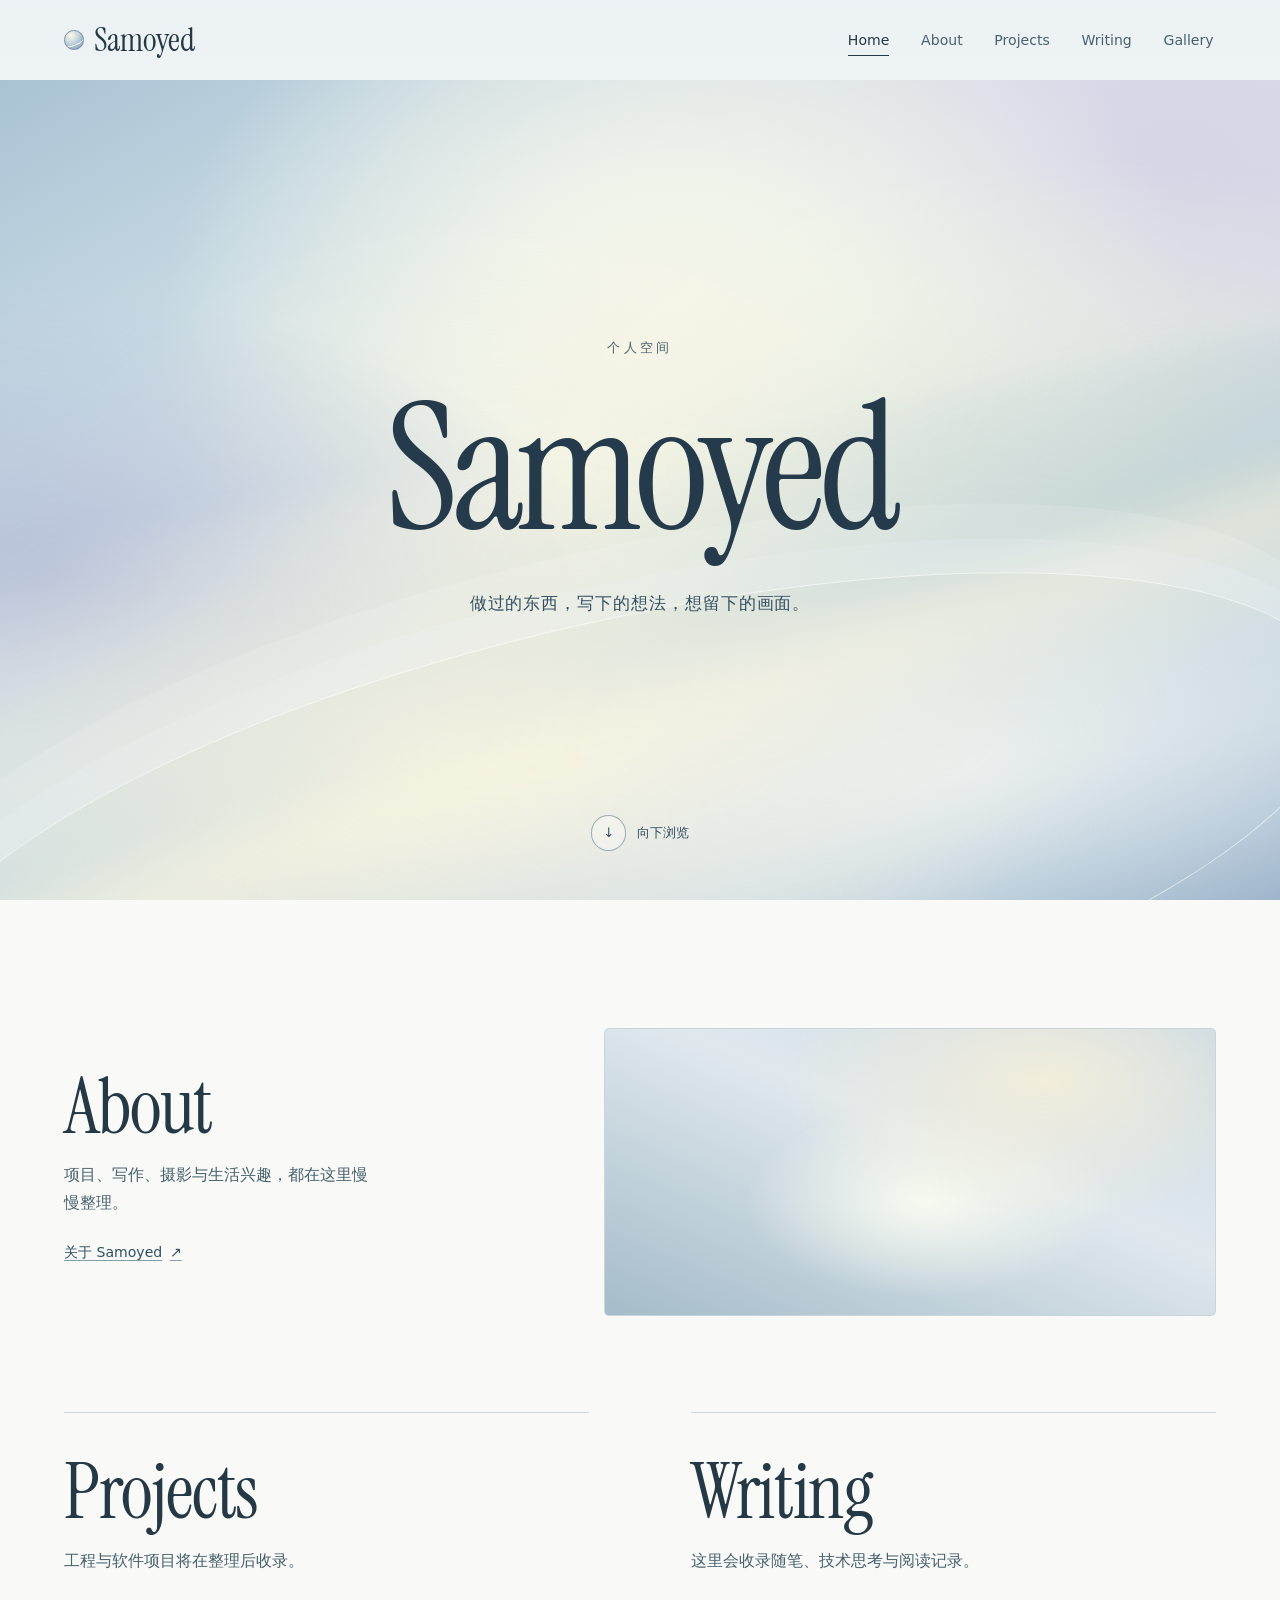
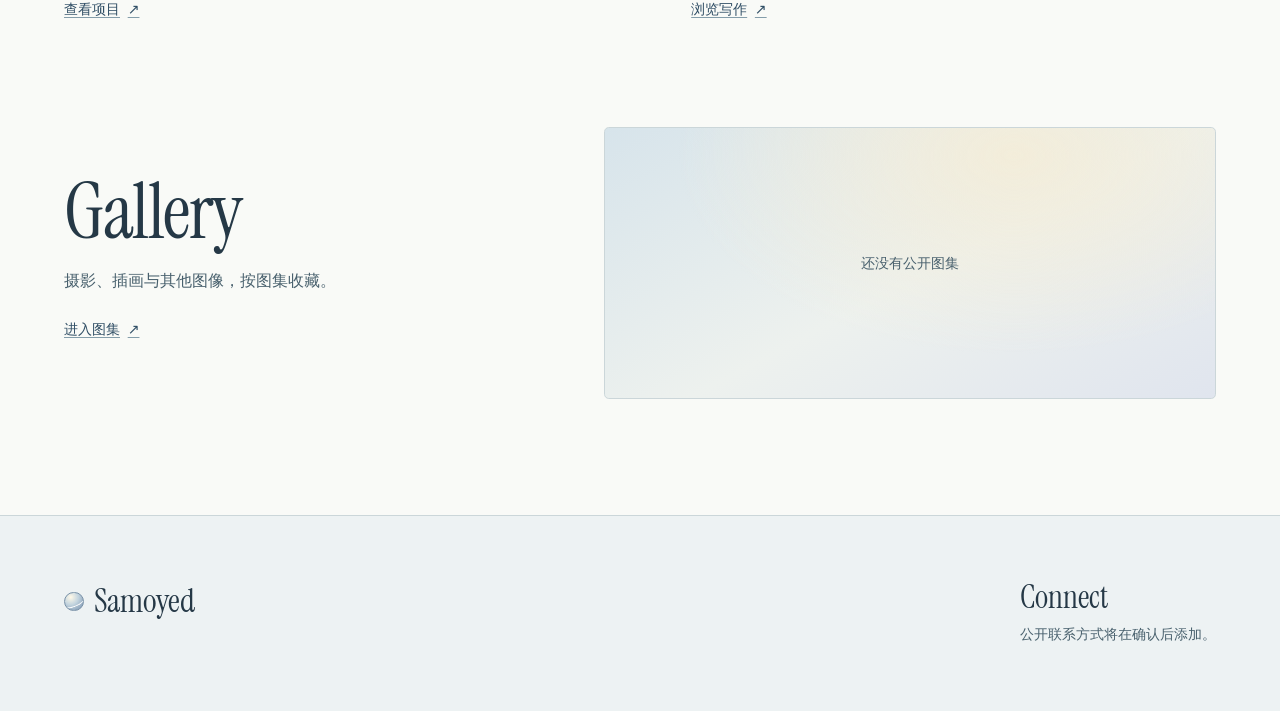
<file: index.html>
<!DOCTYPE html><html lang="zh-CN"> <head><meta charset="utf-8"><meta name="viewport" content="width=device-width, initial-scale=1"><meta name="description" content="Samoyed 的个人空间，收录项目、写作与图集。"><meta name="theme-color" content="#edf2f5"><link rel="icon" href="/icon.svg" type="image/svg+xml"><title>Samoyed — 个人空间</title><meta name="astro-view-transitions-enabled" content="true"><meta name="astro-view-transitions-fallback" content="animate"><script type="module" src="/_astro/ClientRouter.astro_astro_type_script_index_0_lang.BNzrhtr9.js"></script><link rel="stylesheet" href="/_astro/Site.m6v0dtFe.css"></head> <body> <a class="skip-link" href="#main">跳到正文</a> <header class="site-header wrap"> <a class="brand" href="/"> <span class="brand-mark" aria-hidden="true"></span><span lang="en">Samoyed</span> </a> <nav class="navigation" aria-label="主导航" lang="en"> <a href="/" aria-current="page">Home</a><a href="/about/">About</a><a href="/projects/">Projects</a><a href="/writing/">Writing</a><a href="/gallery/">Gallery</a> </nav> </header> <main id="main" tabindex="-1">  <section class="hero" aria-labelledby="hero-title"> <div class="hero-sky" aria-hidden="true"> <div class="hero-cloud"></div> <div class="hero-horizon"></div> <div class="hero-rings"></div> </div> <div class="wrap hero-content"> <p class="hero-note">个人空间</p> <h1 id="hero-title" lang="en">Samoyed</h1> <p class="hero-description">做过的东西，写下的想法，想留下的画面。</p> </div> <div class="wrap hero-bottom"> <a href="#about-preview" class="hero-scroll" aria-label="向下浏览"> <span aria-hidden="true">↓</span> 向下浏览
</a> </div> </section> <section id="about-preview" class="wrap home-about" data-reveal> <div class="section-copy"> <h2 lang="en">About</h2> <p>项目、写作、摄影与生活兴趣，都在这里慢慢整理。</p> <a class="text-link" href="/about/">关于 Samoyed <span aria-hidden="true">↗</span></a> </div> <div class="quiet-art" aria-hidden="true"></div> </section> <div class="wrap home-middle"> <section class="home-entry" data-reveal> <h2 lang="en">Projects</h2> <p>工程与软件项目将在整理后收录。</p> <a class="text-link" href="/projects/">查看项目 <span aria-hidden="true">↗</span></a> </section> <section class="home-entry" data-reveal> <h2 lang="en">Writing</h2> <p>这里会收录随笔、技术思考与阅读记录。</p> <a class="text-link" href="/writing/">浏览写作 <span aria-hidden="true">↗</span></a> </section> </div> <section class="wrap home-gallery" data-reveal> <div class="section-copy"> <h2 lang="en">Gallery</h2> <p>摄影、插画与其他图像，按图集收藏。</p> <a class="text-link" href="/gallery/">进入图集 <span aria-hidden="true">↗</span></a> </div> <div class="gallery-empty-art"> <span>还没有公开图集</span> </div> </section>  </main> <footer class="site-footer"> <div class="wrap footer-row"> <a class="brand" href="/"><span class="brand-mark" aria-hidden="true"></span><span lang="en">Samoyed</span></a> <div> <h2 lang="en">Connect</h2> <p>公开联系方式将在确认后添加。</p> </div> </div> </footer> <script type="module">let n=location.pathname,r;document.addEventListener("astro:page-load",()=>{n!==location.pathname&&!location.hash&&document.querySelector("main")?.focus({preventScroll:!0}),n=location.pathname,r?.disconnect(),!(matchMedia("(prefers-reduced-motion: reduce)").matches||!("IntersectionObserver"in window))&&(r=new IntersectionObserver((e,o)=>{for(const t of e)t.isIntersecting&&(t.target.classList.add("arriving"),o.unobserve(t.target))},{threshold:.12}),document.querySelectorAll("[data-reveal]").forEach(e=>r?.observe(e)))});</script></body></html>
</file>
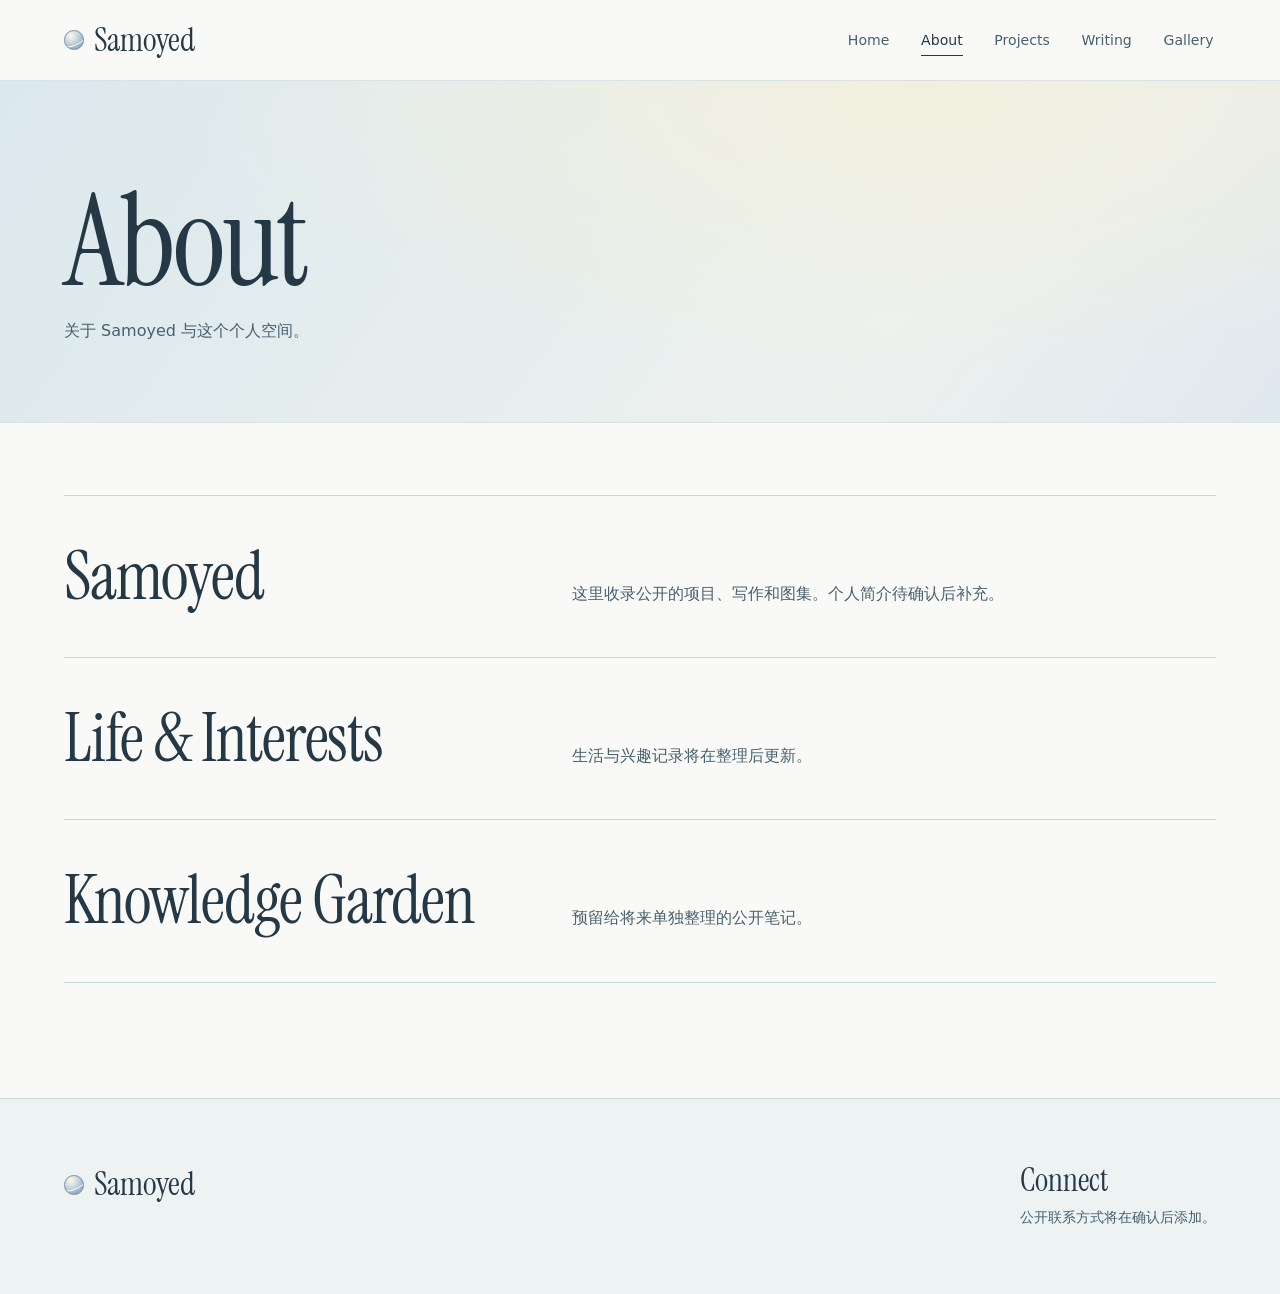
<file: about/index.html>
<!DOCTYPE html><html lang="zh-CN"> <head><meta charset="utf-8"><meta name="viewport" content="width=device-width, initial-scale=1"><meta name="description" content="关于 Samoyed 与这个个人空间。"><meta name="theme-color" content="#edf2f5"><link rel="icon" href="/icon.svg" type="image/svg+xml"><title>About · Samoyed</title><meta name="astro-view-transitions-enabled" content="true"><meta name="astro-view-transitions-fallback" content="animate"><script type="module" src="/_astro/ClientRouter.astro_astro_type_script_index_0_lang.BNzrhtr9.js"></script><link rel="stylesheet" href="/_astro/Site.m6v0dtFe.css"></head> <body> <a class="skip-link" href="#main">跳到正文</a> <header class="site-header wrap"> <a class="brand" href="/"> <span class="brand-mark" aria-hidden="true"></span><span lang="en">Samoyed</span> </a> <nav class="navigation" aria-label="主导航" lang="en"> <a href="/">Home</a><a href="/about/" aria-current="page">About</a><a href="/projects/">Projects</a><a href="/writing/">Writing</a><a href="/gallery/">Gallery</a> </nav> </header> <main id="main" tabindex="-1">  <header class="page-intro"> <div class="wrap">  <h1 lang="en">About</h1> <p>关于 Samoyed 与这个个人空间。</p>  </div> </header> <div class="wrap about-sections"> <section class="content-band" data-reveal> <h2 lang="en">Samoyed</h2> <div><p>这里收录公开的项目、写作和图集。个人简介待确认后补充。</p></div> </section> <section class="content-band" data-reveal> <h2 lang="en">Life &amp; Interests</h2> <div><p>生活与兴趣记录将在整理后更新。</p></div> </section> <section class="content-band" data-reveal> <h2 lang="en">Knowledge Garden</h2> <div><p>预留给将来单独整理的公开笔记。</p></div> </section> </div>  </main> <footer class="site-footer"> <div class="wrap footer-row"> <a class="brand" href="/"><span class="brand-mark" aria-hidden="true"></span><span lang="en">Samoyed</span></a> <div> <h2 lang="en">Connect</h2> <p>公开联系方式将在确认后添加。</p> </div> </div> </footer> <script type="module">let n=location.pathname,r;document.addEventListener("astro:page-load",()=>{n!==location.pathname&&!location.hash&&document.querySelector("main")?.focus({preventScroll:!0}),n=location.pathname,r?.disconnect(),!(matchMedia("(prefers-reduced-motion: reduce)").matches||!("IntersectionObserver"in window))&&(r=new IntersectionObserver((e,o)=>{for(const t of e)t.isIntersecting&&(t.target.classList.add("arriving"),o.unobserve(t.target))},{threshold:.12}),document.querySelectorAll("[data-reveal]").forEach(e=>r?.observe(e)))});</script></body></html>
</file>
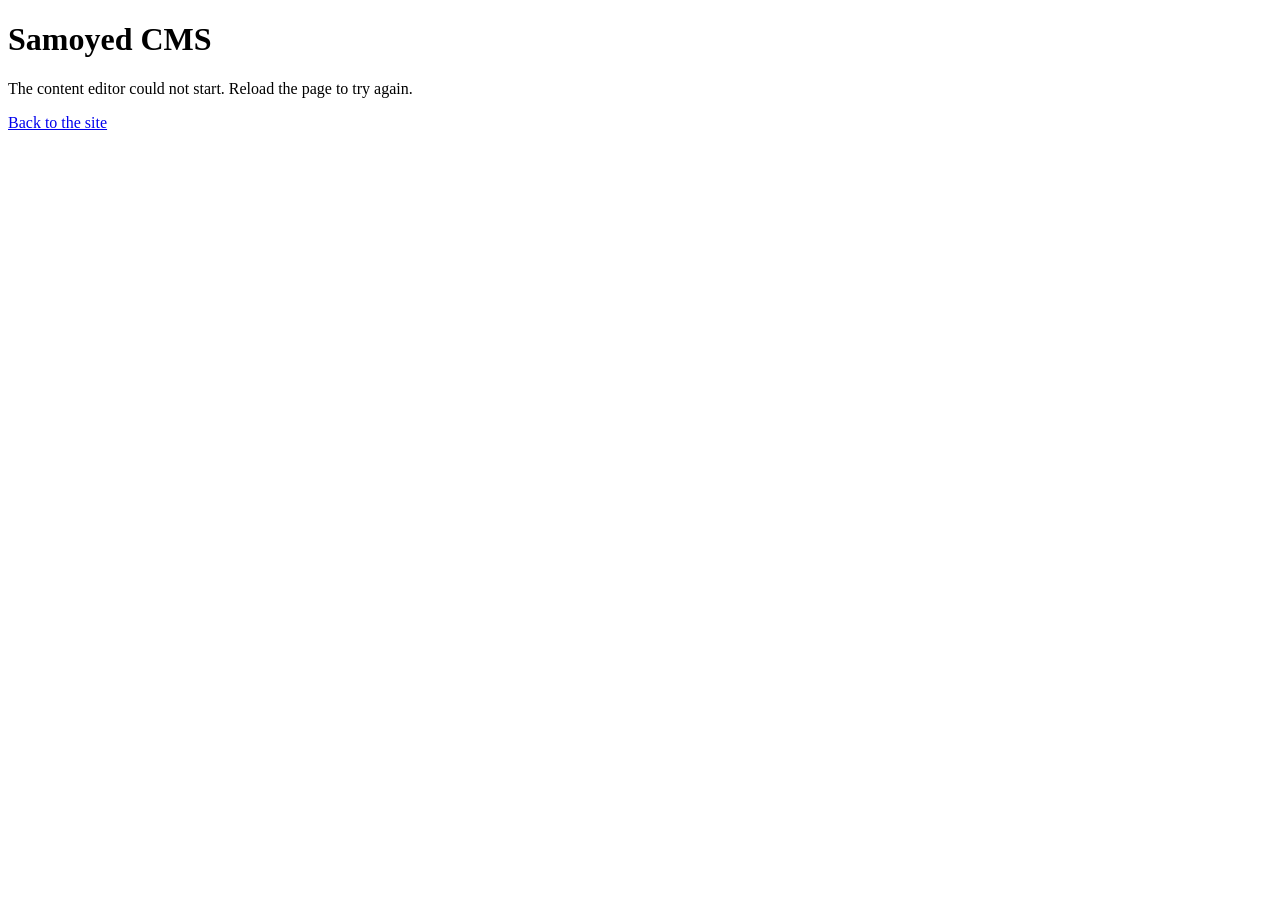
<file: admin/index.html>
<!doctype html>
<html lang="en">
  <head>
    <meta charset="utf-8">
    <meta name="viewport" content="width=device-width, initial-scale=1">
    <meta name="robots" content="noindex, nofollow">
    <meta name="referrer" content="no-referrer">
    <meta http-equiv="Content-Security-Policy" content="script-src 'self'; worker-src 'self' blob:; object-src 'none'; base-uri 'none'">
    <title>Samoyed · CMS</title>
    <script type="module" crossorigin src="./assets/index-8D8xS4ro.js"></script>
    <link rel="modulepreload" crossorigin href="./assets/preload-helper-PPVm8Dsz.js">
  </head>
  <body>
    <main id="cms-setup">
      <h1>Samoyed CMS</h1>
      <p id="cms-status" role="status">Loading the content editor…</p>
      <p><a href="../">Back to the site</a></p>
    </main>
    <noscript>Enable JavaScript to open the content editor.</noscript>
  </body>
</html>
</file>
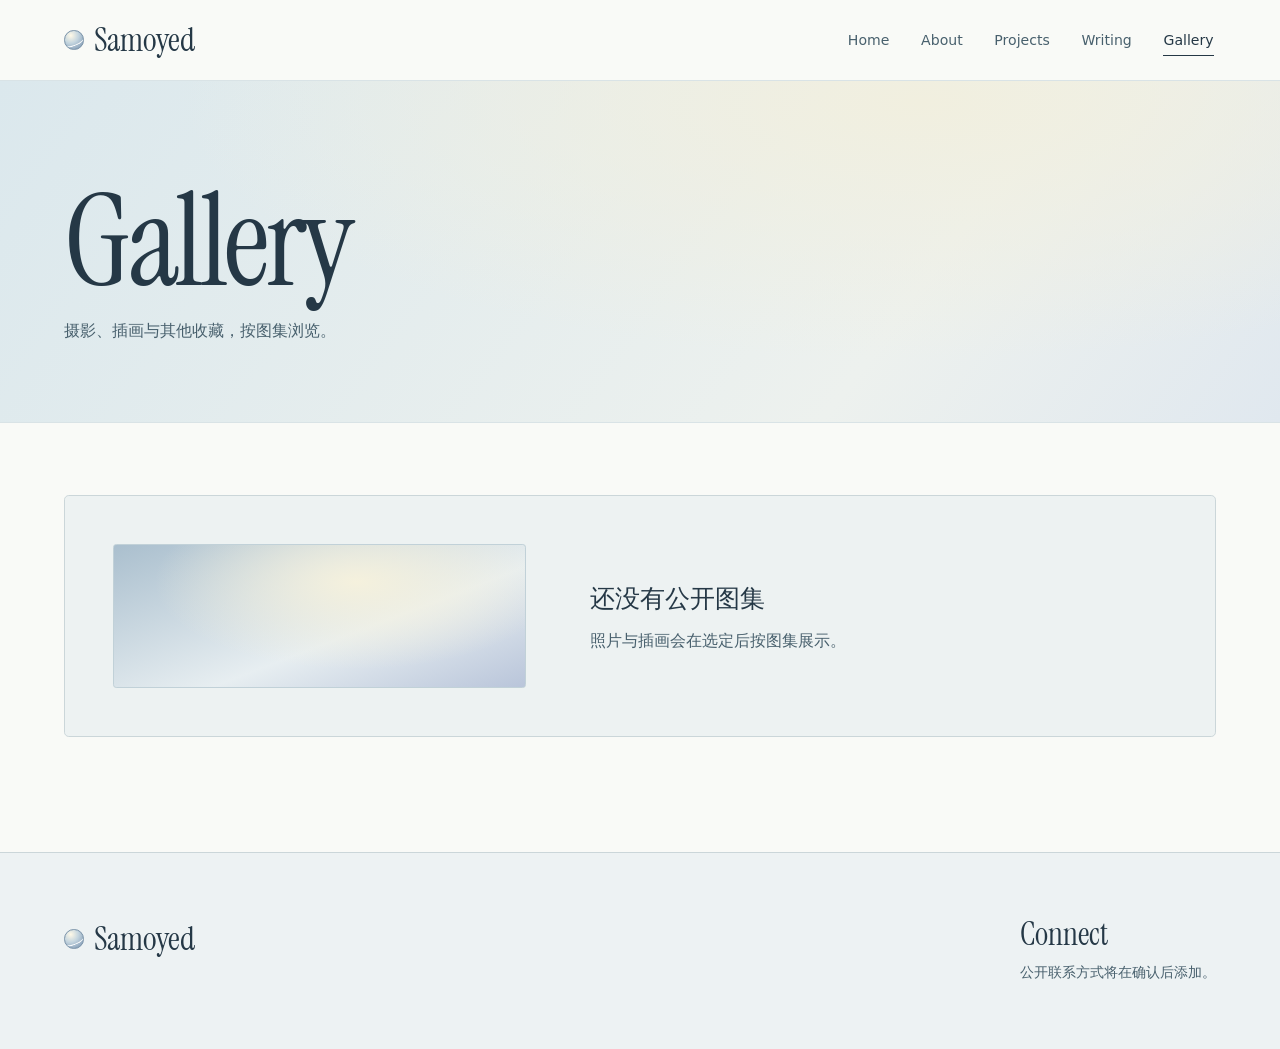
<file: gallery/index.html>
<!DOCTYPE html><html lang="zh-CN"> <head><meta charset="utf-8"><meta name="viewport" content="width=device-width, initial-scale=1"><meta name="description" content="摄影、插画与其他收藏图集。"><meta name="theme-color" content="#edf2f5"><link rel="icon" href="/icon.svg" type="image/svg+xml"><title>Gallery · Samoyed</title><meta name="astro-view-transitions-enabled" content="true"><meta name="astro-view-transitions-fallback" content="animate"><script type="module" src="/_astro/ClientRouter.astro_astro_type_script_index_0_lang.BNzrhtr9.js"></script><link rel="stylesheet" href="/_astro/Site.m6v0dtFe.css"></head> <body> <a class="skip-link" href="#main">跳到正文</a> <header class="site-header wrap"> <a class="brand" href="/"> <span class="brand-mark" aria-hidden="true"></span><span lang="en">Samoyed</span> </a> <nav class="navigation" aria-label="主导航" lang="en"> <a href="/">Home</a><a href="/about/">About</a><a href="/projects/">Projects</a><a href="/writing/">Writing</a><a href="/gallery/" aria-current="page">Gallery</a> </nav> </header> <main id="main" tabindex="-1">  <header class="page-intro"> <div class="wrap">  <h1 lang="en">Gallery</h1> <p>摄影、插画与其他收藏，按图集浏览。</p>  </div> </header> <div class="wrap collection-body"> <div class="empty-state empty-gallery" data-reveal> <div class="empty-gallery-art" aria-hidden="true"></div> <div> <h2>还没有公开图集</h2> <p>照片与插画会在选定后按图集展示。</p> </div> </div> </div>  </main> <footer class="site-footer"> <div class="wrap footer-row"> <a class="brand" href="/"><span class="brand-mark" aria-hidden="true"></span><span lang="en">Samoyed</span></a> <div> <h2 lang="en">Connect</h2> <p>公开联系方式将在确认后添加。</p> </div> </div> </footer> <script type="module">let n=location.pathname,r;document.addEventListener("astro:page-load",()=>{n!==location.pathname&&!location.hash&&document.querySelector("main")?.focus({preventScroll:!0}),n=location.pathname,r?.disconnect(),!(matchMedia("(prefers-reduced-motion: reduce)").matches||!("IntersectionObserver"in window))&&(r=new IntersectionObserver((e,o)=>{for(const t of e)t.isIntersecting&&(t.target.classList.add("arriving"),o.unobserve(t.target))},{threshold:.12}),document.querySelectorAll("[data-reveal]").forEach(e=>r?.observe(e)))});</script></body></html>
</file>
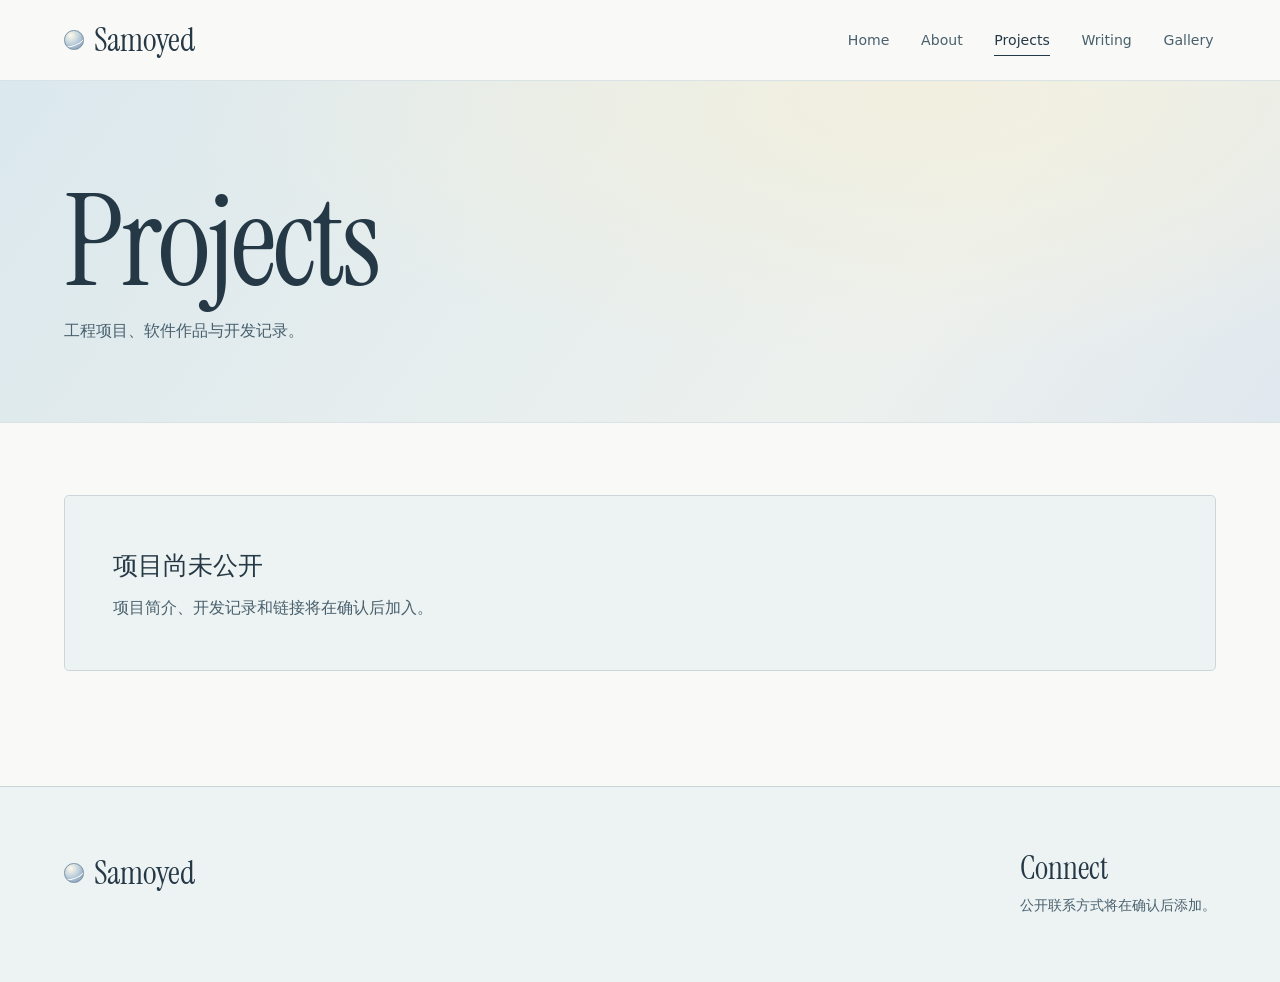
<file: projects/index.html>
<!DOCTYPE html><html lang="zh-CN"> <head><meta charset="utf-8"><meta name="viewport" content="width=device-width, initial-scale=1"><meta name="description" content="公开的工程项目与软件作品。"><meta name="theme-color" content="#edf2f5"><link rel="icon" href="/icon.svg" type="image/svg+xml"><title>Projects · Samoyed</title><meta name="astro-view-transitions-enabled" content="true"><meta name="astro-view-transitions-fallback" content="animate"><script type="module" src="/_astro/ClientRouter.astro_astro_type_script_index_0_lang.BNzrhtr9.js"></script><link rel="stylesheet" href="/_astro/Site.m6v0dtFe.css"></head> <body> <a class="skip-link" href="#main">跳到正文</a> <header class="site-header wrap"> <a class="brand" href="/"> <span class="brand-mark" aria-hidden="true"></span><span lang="en">Samoyed</span> </a> <nav class="navigation" aria-label="主导航" lang="en"> <a href="/">Home</a><a href="/about/">About</a><a href="/projects/" aria-current="page">Projects</a><a href="/writing/">Writing</a><a href="/gallery/">Gallery</a> </nav> </header> <main id="main" tabindex="-1">  <header class="page-intro"> <div class="wrap">  <h1 lang="en">Projects</h1> <p>工程项目、软件作品与开发记录。</p>  </div> </header> <div class="wrap collection-body"> <div class="empty-state" data-reveal> <h2>项目尚未公开</h2> <p>项目简介、开发记录和链接将在确认后加入。</p> </div> </div>  </main> <footer class="site-footer"> <div class="wrap footer-row"> <a class="brand" href="/"><span class="brand-mark" aria-hidden="true"></span><span lang="en">Samoyed</span></a> <div> <h2 lang="en">Connect</h2> <p>公开联系方式将在确认后添加。</p> </div> </div> </footer> <script type="module">let n=location.pathname,r;document.addEventListener("astro:page-load",()=>{n!==location.pathname&&!location.hash&&document.querySelector("main")?.focus({preventScroll:!0}),n=location.pathname,r?.disconnect(),!(matchMedia("(prefers-reduced-motion: reduce)").matches||!("IntersectionObserver"in window))&&(r=new IntersectionObserver((e,o)=>{for(const t of e)t.isIntersecting&&(t.target.classList.add("arriving"),o.unobserve(t.target))},{threshold:.12}),document.querySelectorAll("[data-reveal]").forEach(e=>r?.observe(e)))});</script></body></html>
</file>
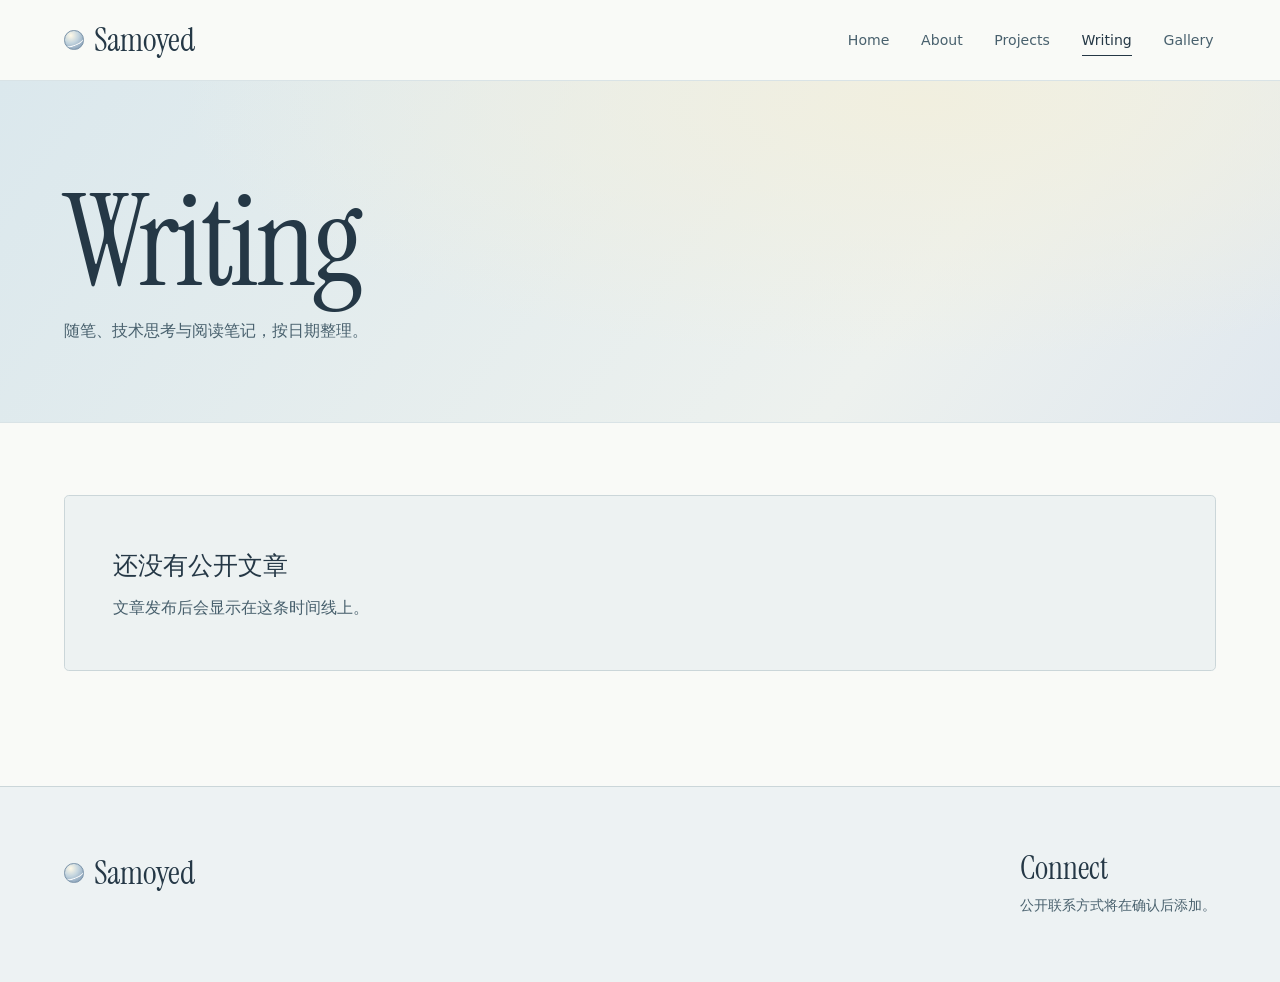
<file: writing/index.html>
<!DOCTYPE html><html lang="zh-CN"> <head><meta charset="utf-8"><meta name="viewport" content="width=device-width, initial-scale=1"><meta name="description" content="公开的随笔、技术思考与阅读笔记。"><meta name="theme-color" content="#edf2f5"><link rel="icon" href="/icon.svg" type="image/svg+xml"><title>Writing · Samoyed</title><meta name="astro-view-transitions-enabled" content="true"><meta name="astro-view-transitions-fallback" content="animate"><script type="module" src="/_astro/ClientRouter.astro_astro_type_script_index_0_lang.BNzrhtr9.js"></script><link rel="stylesheet" href="/_astro/Site.m6v0dtFe.css"></head> <body> <a class="skip-link" href="#main">跳到正文</a> <header class="site-header wrap"> <a class="brand" href="/"> <span class="brand-mark" aria-hidden="true"></span><span lang="en">Samoyed</span> </a> <nav class="navigation" aria-label="主导航" lang="en"> <a href="/">Home</a><a href="/about/">About</a><a href="/projects/">Projects</a><a href="/writing/" aria-current="page">Writing</a><a href="/gallery/">Gallery</a> </nav> </header> <main id="main" tabindex="-1">  <header class="page-intro"> <div class="wrap">  <h1 lang="en">Writing</h1> <p>随笔、技术思考与阅读笔记，按日期整理。</p>  </div> </header> <div class="wrap collection-body"> <div class="empty-state" data-reveal> <h2>还没有公开文章</h2> <p>文章发布后会显示在这条时间线上。</p> </div> </div>  </main> <footer class="site-footer"> <div class="wrap footer-row"> <a class="brand" href="/"><span class="brand-mark" aria-hidden="true"></span><span lang="en">Samoyed</span></a> <div> <h2 lang="en">Connect</h2> <p>公开联系方式将在确认后添加。</p> </div> </div> </footer> <script type="module">let n=location.pathname,r;document.addEventListener("astro:page-load",()=>{n!==location.pathname&&!location.hash&&document.querySelector("main")?.focus({preventScroll:!0}),n=location.pathname,r?.disconnect(),!(matchMedia("(prefers-reduced-motion: reduce)").matches||!("IntersectionObserver"in window))&&(r=new IntersectionObserver((e,o)=>{for(const t of e)t.isIntersecting&&(t.target.classList.add("arriving"),o.unobserve(t.target))},{threshold:.12}),document.querySelectorAll("[data-reveal]").forEach(e=>r?.observe(e)))});</script></body></html>
</file>
<file: _astro/Site.m6v0dtFe.css>
.astro-route-announcer{position:absolute;left:0;top:0;clip:rect(0 0 0 0);clip-path:inset(50%);overflow:hidden;white-space:nowrap;width:1px;height:1px}@font-face{font-family:"Instrument Serif";font-style:normal;font-display:swap;font-weight:400;src:url(/_astro/instrument-serif-latin-400-normal.DnYpCC2O.woff2) format("woff2"),url(/_astro/instrument-serif-latin-400-normal.BVbkICAY.woff) format("woff")}:root{color-scheme:light;--paper: #f9faf7;--ink: #253846;--quiet: #48606d;--muted: #536974;--line: #cbd6d9;--mist: #e5eef2;--fog: #d8e5ec;--focus: #315c7c;--serif: "Instrument Serif", Georgia, "Noto Serif CJK SC", "Songti SC", SimSun, serif;--sans: system-ui, "PingFang SC", "Microsoft YaHei", "Noto Sans CJK SC", "Hiragino Sans", sans-serif;--gutter: clamp(1.25rem, 5vw, 4rem);--measure: 72rem;--header: 5rem}*{box-sizing:border-box}html{scroll-behavior:smooth}body{margin:0;min-width:0;background:var(--paper);color:var(--ink);font:1rem / 1.75 var(--sans);-webkit-font-smoothing:antialiased}body:has(.lightbox[open]){overflow:hidden}body:has(.hero){background:linear-gradient(#ebf1f4 0,var(--paper) 21rem)}main{min-height:62vh}main:focus{outline:none}h1,h2,p,figure{margin:0}p{color:var(--quiet)}a{color:inherit;text-underline-offset:.22em}button,select{font:inherit}img{display:block;max-width:100%}[hidden]{display:none!important}:focus-visible{outline:2px solid var(--focus);outline-offset:4px}:target{scroll-margin-block-start:1.5rem}.wrap{width:min(var(--measure),100% - 2 * var(--gutter));margin-inline:auto}.sr-only,.skip-link:not(:focus){position:absolute;width:1px;height:1px;padding:0;overflow:hidden;clip-path:inset(50%);white-space:nowrap}.skip-link{position:absolute;z-index:10;top:.75rem;left:.75rem;background:var(--paper);padding:.5rem .75rem}.site-header{min-height:var(--header);display:flex;align-items:center;justify-content:space-between;gap:1rem}.brand{display:inline-flex;align-items:center;width:fit-content;min-height:44px;gap:.65rem;text-decoration:none;font:2.05rem / 1 var(--serif)}.brand-mark{flex:none;width:1.22rem;aspect-ratio:1;border-radius:50%;border:1px solid #7891a7;background:radial-gradient(circle at 32% 25%,#fff9e7,#c4d5df 42%,#829bb5 90%);position:relative;overflow:hidden}.brand-mark:after{content:"";position:absolute;inset:.21rem -.18rem;border-bottom:1px solid #fbfcfd;border-radius:50%;transform:rotate(-22deg)}.navigation{display:flex;align-items:center;gap:clamp(.65rem,2.1vw,2rem)}.navigation a{min-height:44px;display:grid;align-content:center;position:relative;white-space:nowrap;padding-inline:.15rem;font-size:.88rem;text-decoration:none;color:var(--quiet)}.navigation a:after{content:"";position:absolute;bottom:.38rem;inset-inline:.15rem;height:1px;background:currentColor;transform:scaleX(0);transition:transform .22s ease}.navigation a:hover,.navigation a[aria-current]{color:var(--ink)}.navigation a:hover:after,.navigation a[aria-current]:after{transform:scaleX(1)}.site-footer{margin-top:clamp(4rem,9vw,8rem);border-top:1px solid var(--line);background:#edf2f3}.footer-row{padding-block:clamp(2rem,6vw,4rem);display:flex;justify-content:space-between;align-items:start;gap:1rem 2.8rem}.footer-row h2{font:2rem / 1.1 var(--serif);margin-bottom:.45rem}.footer-row p{font-size:.9rem}.hero{position:relative;isolation:isolate;display:grid;place-items:center;min-height:min(52rem,calc(100svh - var(--header)));min-height:max(31rem,min(52rem,calc(100svh - var(--header))));overflow:hidden;background:#dce8ee;color:#253b4c}.hero-sky,.hero-cloud,.hero-horizon,.hero-rings{position:absolute;pointer-events:none}.hero-sky{inset:0;z-index:-1;background:radial-gradient(ellipse at 53% 31%,#f6f5e9 0%,#f1f4ea 17%,transparent 54%),radial-gradient(ellipse at 92% 9%,#d5d5e6 0%,transparent 49%),linear-gradient(150deg,#a9c3d4,#e2eef0 42%,#c3d6e0 80%,#9babca)}.hero-cloud{inset:-27% -13% -32%;background:radial-gradient(ellipse at 13% 55%,#b5c0d9 0%,transparent 28%),radial-gradient(ellipse at 78% 47%,#eff1dfb8 0%,transparent 32%),radial-gradient(ellipse at 42% 63%,#f8f2d680 0%,transparent 41%),radial-gradient(ellipse at 75% 80%,#91b3c7a6 0%,transparent 41%);animation:cloud-drift 24s ease-in-out infinite alternate}.hero-horizon{inset:45% -22% -34%;transform:rotate(-10deg);filter:blur(15px);background:radial-gradient(ellipse at 40% 36%,#fff8e2bc 0%,transparent 50%),radial-gradient(ellipse at 68% 52%,#f8f9f7bf 0%,transparent 42%),linear-gradient(171deg,transparent 17%,#b6ccd4a0 36%,#e7e7d588 42%,#bacdddab 55%,transparent 74%)}.hero-rings{width:115%;height:56%;left:-9%;bottom:-22%;border:1px solid #ffffffa0;border-radius:50%;box-shadow:0 -2.2rem 0 -.05rem #ecf4f52b,0 -4.5rem 0 -.11rem #f9fbf91d;transform:rotate(-13deg)}.hero-content{text-align:center;padding-block:3rem 4.5rem}.hero-note{font-size:.82rem;letter-spacing:.26em;margin-bottom:clamp(1.25rem,2.8vw,2.35rem)}.hero h1{font:400 clamp(5rem,14vw,13.1rem) / .81 var(--serif);letter-spacing:-.038em;margin-inline:auto}.hero-description{margin:clamp(1.85rem,4vw,3rem) auto 0;color:#354f60;font-size:clamp(.88rem,2vw,1.06rem);letter-spacing:.055em;text-wrap:balance}.hero-bottom{position:absolute;bottom:clamp(1.2rem,5vh,3.5rem);text-align:center}.hero-scroll{display:inline-flex;align-items:center;gap:.65rem;min-height:44px;font-size:.82rem;text-decoration:none;color:#324e62}.hero-scroll span{display:grid;place-items:center;width:2.2rem;height:2.2rem;border:1px solid #49667780;border-radius:50%;background:#f9fbfb69;transition:transform .24s ease,background .24s ease}.hero-scroll:hover span{transform:translateY(.18rem);background:#f9fbfb}@keyframes cloud-drift{to{transform:translate(4%,-3%) scale(1.11)}}.home-about,.home-gallery{display:grid;grid-template-columns:minmax(0,5fr) minmax(0,7fr);align-items:center;column-gap:clamp(2rem,8vw,8rem)}.home-about{margin-top:clamp(3.5rem,10vw,8rem)}.home-gallery{margin-top:clamp(3rem,8vw,6rem)}.section-copy h2,.home-entry h2,.content-band h2{font:400 clamp(3rem,6vw,5.3rem) / .98 var(--serif);letter-spacing:-.018em}.section-copy p,.home-entry p{margin-top:1rem;max-width:30ch}.text-link{display:inline-flex;align-items:center;min-height:44px;width:fit-content;gap:.48rem;margin-top:.8rem;font-size:.88rem;color:#304e65;text-decoration-thickness:1px;text-decoration-color:#849daa;transition:text-decoration-color .22s ease}.text-link:hover{text-decoration-color:currentColor}.text-link span{transition:transform .22s ease}.text-link:hover span{transform:translate(.13rem,-.13rem)}.quiet-art{min-height:clamp(10rem,23vw,18rem);background:radial-gradient(ellipse at 72% 18%,#f2eddb 0%,transparent 42%),radial-gradient(ellipse at 53% 60%,#f7faf0 0%,transparent 40%),linear-gradient(23deg,#a4bcc9,#e0e8ed 58%,#c7d8e4);border:1px solid #c9d5d9;border-radius:.3rem}.home-middle{display:grid;grid-template-columns:repeat(2,minmax(0,1fr));gap:clamp(2rem,8vw,8rem);margin-top:clamp(3rem,8vw,6rem)}.home-entry{border-top:1px solid var(--line);padding-top:clamp(1.5rem,4vw,2.65rem)}.home-item-list{padding-left:1.05rem}.gallery-empty-art{display:grid;place-items:center;min-height:clamp(10rem,22vw,17rem);border:1px solid var(--line);border-radius:.3rem;background:radial-gradient(ellipse at 67% 10%,#f3edda,transparent 58%),linear-gradient(152deg,#d7e4eb,#edf1ee 53%,#e0e5ee)}.gallery-empty-art span{font-size:.88rem;color:var(--quiet)}.page-intro{position:relative;background:radial-gradient(ellipse at 72% 6%,#f1efdf 0%,transparent 57%),linear-gradient(126deg,#dbe8ed,#edf1ee 70%,#e0e8ef);border-block:1px solid #d9e3e6;padding-block:clamp(3rem,8vw,6.55rem) clamp(2.6rem,6vw,5rem)}.page-intro h1{font:400 clamp(4.35rem,10vw,8.8rem) / .92 var(--serif);letter-spacing:-.027em;overflow-wrap:anywhere}.page-intro :is(p,.text-link){margin-top:1rem}.page-intro p{max-width:56ch}.page-intro .back-link{margin-top:0;margin-bottom:.75rem}.page-intro:has(.back-link) h1{font-size:clamp(2.8rem,6.5vw,6rem);line-height:1.12}.collection-body,.about-sections{padding-top:clamp(2.5rem,6vw,4.5rem)}.content-band{display:grid;grid-template-columns:minmax(0,5fr) minmax(0,7fr);align-items:baseline;gap:1.3rem 3rem;border-bottom:1px solid var(--line);padding-block:clamp(1.7rem,4vw,3rem)}.content-band:first-child{border-top:1px solid var(--line)}.content-band h2{font-size:clamp(2.55rem,5.2vw,4.5rem)}.empty-state{padding:clamp(1.6rem,4vw,3rem);background:#edf2f2;border:1px solid var(--line);border-radius:.3rem}.empty-state h2{margin-bottom:.4rem;font-size:clamp(1.2rem,2.5vw,1.55rem);font-weight:560}.empty-gallery{display:grid;grid-template-columns:minmax(0,5fr) minmax(0,7fr);gap:1.25rem clamp(1.6rem,5vw,5rem);align-items:center}.empty-gallery-art{min-height:9rem;border-radius:.2rem;border:1px solid #c1d1d8;background:radial-gradient(ellipse at 59% 26%,#f5f1dd,transparent 59%),linear-gradient(159deg,#aabfce,#e7eef1 60%,#b9c5da)}filter-list,album-viewer{display:block}.filter{display:flex;align-items:center;flex-wrap:wrap;gap:.5rem .8rem;margin-bottom:1.65rem;font-size:.92rem;color:var(--quiet)}.filter select{max-width:min(100%,26rem);min-height:44px;padding:.3rem .5rem;border:1px solid #8299a5;border-radius:.25rem;color:var(--ink);background:var(--paper)}.metadata{font-size:.84rem;color:var(--muted)}.project-grid,.album-grid,.photo-grid,.timeline{list-style:none;padding:0;margin:0}.project-grid,.album-grid{display:grid;grid-template-columns:repeat(2,minmax(0,1fr));gap:clamp(1rem,3vw,2.2rem);align-items:start}.album-card,.project-card{display:block;position:relative;background:#f3f6f4;border:1px solid var(--line);border-radius:.3rem;overflow:hidden;text-decoration:none;transition:border-color .2s ease,background .2s ease}.album-card:hover,.project-card:hover{border-color:#849dab;background:#edf3f3}.album-card .media,.project-card .media{border:0;border-bottom:1px solid var(--line);border-radius:0}.album-card-text,.project-card-text{padding:1.1rem 1.25rem 1.25rem}.album-card-text{padding-right:3rem}.album-card h2,.project-card h2{font-size:clamp(1.2rem,2.8vw,1.6rem);font-weight:600}.album-card h2+p,.project-card h2+p{margin-top:.35rem}.project-card p+.metadata{margin-top:.55rem}.card-arrow{position:absolute;right:1.25rem;bottom:1.25rem}.timeline{border-top:1px solid var(--line)}.timeline li{display:grid;grid-template-columns:minmax(7rem,1fr) minmax(0,4fr);gap:.35rem 1rem;padding-block:1.35rem;border-bottom:1px solid var(--line)}.timeline h2{font-size:clamp(1.15rem,2.65vw,1.55rem);font-weight:600}.timeline h2+p{margin-top:.3rem}.timeline a{text-decoration-color:#849daa}.prose{max-width:48rem;margin-inline:auto;overflow-wrap:anywhere}.prose>*+*{margin-top:1.1em}.prose pre{overflow:auto;padding:1rem;border-radius:.3rem;background:#edf2f3}.prose table{border-collapse:collapse;display:block;overflow:auto}.prose :is(td,th){padding:.3rem .7rem;border:1px solid var(--line)}article>.media+.prose{margin-top:2.5rem}.album-description{margin-block:1.2rem;max-width:60ch}.media{display:grid;place-items:center;overflow:hidden;aspect-ratio:16 / 8;border:1px solid var(--line);border-radius:.3rem;background:radial-gradient(ellipse at 58% 20%,#f5f1e3,transparent 57%),#e2ebef}.media img{width:100%;height:100%;min-height:0;object-fit:cover}.media-fallback{padding:.8rem;color:var(--quiet);font-size:.9rem;text-align:center}.media-image{aspect-ratio:4 / 3}.media-image img{transition:transform .36s ease}.photo-link{display:block;border-radius:.3rem}.photo-link:hover img{transform:scale(1.035)}.album-detail>:is(album-viewer,.empty-state){margin-top:clamp(1.3rem,4vw,2.6rem)}.photo-grid{display:grid;grid-template-columns:repeat(3,minmax(0,1fr));gap:clamp(.8rem,2.5vw,1.55rem)}.photo-credit{padding:.4rem .15rem 0;font-size:.85rem;overflow-wrap:anywhere}.lightbox{color:var(--paper);background:#182630;border:1px solid #748991;border-radius:.5rem;padding:clamp(.85rem,2vw,1.6rem);width:min(65rem,100% - 1.5rem);max-height:calc(100dvh - 1.5rem)}.lightbox::backdrop{background:#172530d4}.lightbox-bar,.lightbox-controls{display:flex;justify-content:space-between;align-items:center;gap:.7rem}.lightbox-controls{justify-content:center;margin-top:.6rem}.lightbox button{min-width:44px;min-height:44px;border:1px solid #a7b7bc;border-radius:.3rem;color:inherit;background:#223642;cursor:pointer}.lightbox button:focus-visible{outline-color:#d5e6ef}.lightbox button:hover{background:#365466}.lightbox figure{text-align:center}.lightbox img{width:100%;height:min(68dvh,44rem);object-fit:contain}.lightbox [data-failure]{display:grid;place-items:center;min-height:10rem}.lightbox figcaption{margin-top:.55rem;overflow-wrap:anywhere}.arriving{animation:arrive .55s cubic-bezier(.2,.62,.3,1) both}@keyframes arrive{0%{opacity:.78;transform:translateY(.65rem)}}@media(max-width:42rem){:root{--header: 6.35rem}.site-header{flex-direction:column;justify-content:center;align-items:stretch;gap:0}.site-header .brand{margin-top:.28rem}.navigation{justify-content:space-between;gap:.25rem}.navigation a{font-size:clamp(.78rem,3.4vw,.88rem)}.hero{min-height:max(25rem,calc(100svh - var(--header)))}.hero-content{padding-bottom:4.4rem}.hero-rings{width:165%;left:-37%}.home-about,.home-gallery,.about-sections .content-band,.empty-gallery{grid-template-columns:1fr;gap:1.4rem}.quiet-art{min-height:9rem}.home-middle{gap:1.2rem}.home-entry h2{font-size:clamp(2.13rem,9.8vw,3.5rem)}.home-entry p{font-size:.9rem}.project-grid,.album-grid{grid-template-columns:1fr}.photo-grid{grid-template-columns:repeat(2,minmax(0,1fr))}.timeline li{grid-template-columns:1fr}}@media(max-width:25rem){.footer-row{flex-direction:column}}@media(prefers-reduced-motion:reduce){*,*:before,*:after{scroll-behavior:auto!important;animation-duration:.01ms!important;animation-iteration-count:1!important;transition-duration:.01ms!important}}
</file>
